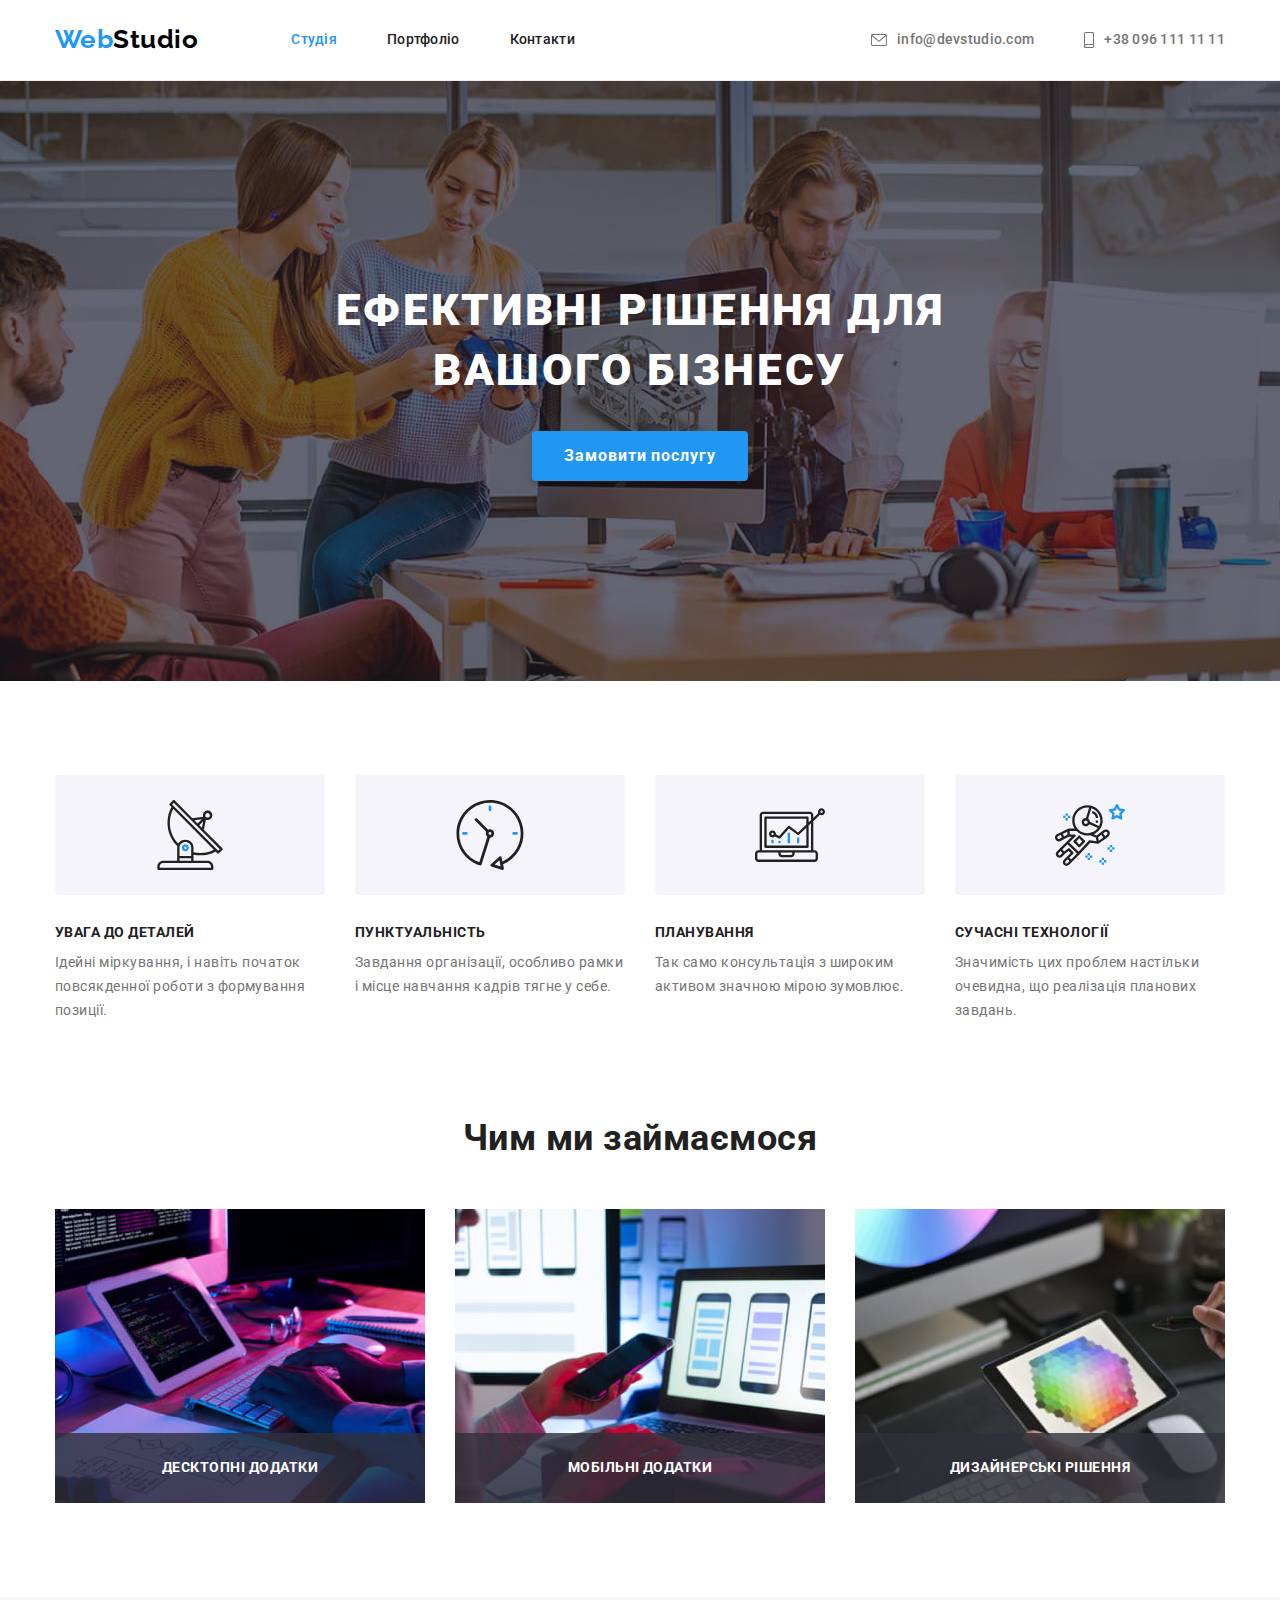
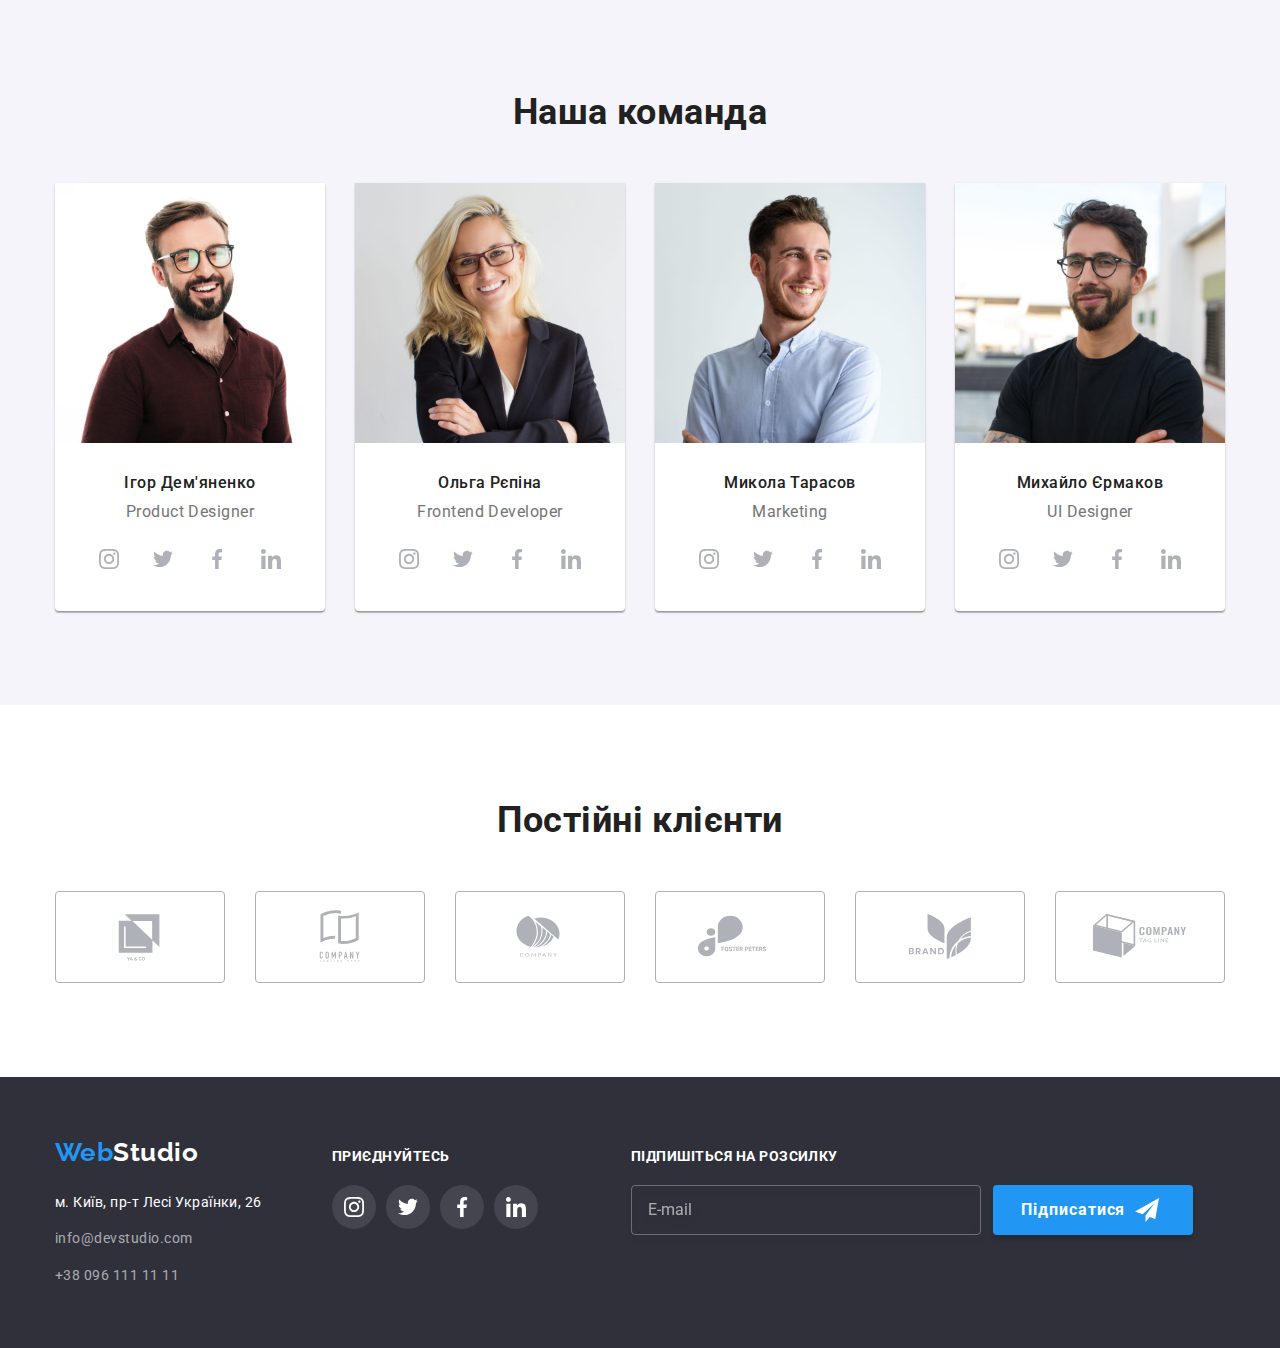
<file: index.html>
<!DOCTYPE html>
<html lang="uk">
  <head>
    <meta charset="UTF-8" />
    <meta http-equiv="X-UA-Compatible" content="IE=edge" />
    <meta name="viewport" content="width=device-width, initial-scale=1.0" />
    <title>Студія</title>
    <link
      href="https://fonts.googleapis.com/css2?family=Raleway:wght@700&family=Roboto:wght@400;500;700;900&display=swap"
      rel="stylesheet"
    />
    <link
      rel="stylesheet"
      href="https://cdnjs.cloudflare.com/ajax/libs/modern-normalize/1.1.0/modern-normalize.min.css"
    />
    <link rel="stylesheet" href="./css/styles.css" />
  </head>
  <body>
    <header class="header">
      <div class="container">
        <div class="main-nav">
          <nav class="site-nav">
            <a href="./index.html" class="logo">Web<span>Studio</span></a>
            <ul class="site-nav list">
              <li class="item">
                <a href="./index.html" class="link current">Студія</a>
              </li>
              <li class="item">
                <a href="./portfolio.html" class="link">Портфоліо</a>
              </li>
              <li class="item"><a href="#" class="link">Контакти</a></li>
            </ul>
          </nav>
          <ul class="auth-nav list">
            <li class="mail-item item">
              <a href="mailto:info@devstudio.com" class="auth-nav-link link">
                <svg class="mail-icon" width="16" height="12">
                  <use href="./images/symbol-defs.svg#icon-mail"></use>
                </svg>
                info@devstudio.com</a
              >
            </li>
            <li class="smartphone-item item">
              <a href="tel:+380961111111" class="auth-nav-link link">
                <svg class="smartphone-icon" width="10" height="16">
                  <use href="./images/symbol-defs.svg#icon-smartphone"></use>
                </svg>
                +38 096 111 11 11</a
              >
            </li>
          </ul>
        </div>
      </div>
    </header>
    <main>
      <section class="hero section">
        <div class="container">
          <h1 class="title">Ефективні рішення для вашого бізнесу</h1>
          <button type="button" class="button" data-modal-open>
            Замовити послугу
          </button>
        </div>
      </section>
      <section class="features section">
        <div class="container">
          <h2 class="visually-hidden">Особливості</h2>
          <ul class="list">
            <li class="item">
              <div class="features-background">
                <svg class="features-icon" width="70" height="70">
                  <use href="./images/symbol-defs.svg#icon-antenna"></use>
                </svg>
              </div>

              <h3 class="title">УВАГА ДО ДЕТАЛЕЙ</h3>
              <p class="text">
                Ідейні міркування, і навіть початок повсякденної роботи з
                формування позиції.
              </p>
            </li>
            <li class="item">
              <div class="features-background">
                <svg class="features-icon" width="70" height="70">
                  <use href="./images/symbol-defs.svg#icon-clock"></use>
                </svg>
              </div>
              <h3 class="title">ПУНКТУАЛЬНІСТЬ</h3>
              <p class="text">
                Завдання організації, особливо рамки і місце навчання кадрів
                тягне у себе.
              </p>
            </li>
            <li class="item">
              <div class="features-background">
                <svg class="features-icon" width="70" height="70">
                  <use href="./images/symbol-defs.svg#icon-diagram"></use>
                </svg>
              </div>
              <h3 class="title">ПЛАНУВАННЯ</h3>
              <p class="text">
                Так само консультація з широким активом значною мірою зумовлює.
              </p>
            </li>
            <li class="item">
              <div class="features-background">
                <svg class="features-icon" width="70" height="70">
                  <use href="./images/symbol-defs.svg#icon-astronaut"></use>
                </svg>
              </div>
              <h3 class="title">СУЧАСНІ ТЕХНОЛОГІЇ</h3>
              <p class="text">
                Значимість цих проблем настільки очевидна, що реалізація
                планових завдань.
              </p>
            </li>
          </ul>
        </div>
      </section>
      <section class="examples section">
        <div class="container">
          <h2 class="title">Чим ми займаємося</h2>
          <ul class="list">
            <li class="item">
              <div class="examples-thumb">
                <img src="./images/img-8.jpg" alt="Програмування" width="370" />
                <h3 class="examples-title">Десктопні додатки</h3>
              </div>
            </li>
            <li class="item">
              <div class="examples-thumb">
                <img
                  src="./images/img-2-2.jpg"
                  alt="Розробка мобільних додатків"
                  width="370"
                />
                <h3 class="examples-title">Мобільні додатки</h3>
              </div>
            </li>
            <li class="item">
              <div class="examples-thumb">
                <img src="./images/img-3-2.jpg" alt="Веб-дизайн" width="370" />
                <h3 class="examples-title">Дизайнерські рішення</h3>
              </div>
            </li>
          </ul>
        </div>
      </section>
      <section class="team section">
        <div class="container">
          <h2 class="main-title">Наша команда</h2>
          <ul class="list">
            <li class="workers">
              <img
                class="photo"
                src="./images/img-4-2.jpg"
                alt="Член команди"
                width="270"
              />
              <h3 class="title">Ігор Дем'яненко</h3>
              <p lang="en" class="text">Product Designer</p>
              <ul class="social-link-list list">
                <li class="social-link-item">
                  <a class="social-link link" href="">
                    <svg class="social-link-icon" width="20" height="20">
                      <use href="./images/symbol-defs.svg#icon-instagram"></use>
                    </svg>
                  </a>
                </li>
                <li class="social-link-item">
                  <a class="social-link link" href="">
                    <svg class="social-link-icon" width="20" height="20">
                      <use href="./images/symbol-defs.svg#icon-twitter"></use>
                    </svg>
                  </a>
                </li>
                <li class="social-link-item">
                  <a class="social-link link" href="">
                    <svg class="social-link-icon" width="20" height="20">
                      <use href="./images/symbol-defs.svg#icon-facebook"></use>
                    </svg>
                  </a>
                </li>
                <li class="social-link-item">
                  <a class="social-link link" href="">
                    <svg class="social-link-icon" width="20" height="20">
                      <use href="./images/symbol-defs.svg#icon-linkedin"></use>
                    </svg>
                  </a>
                </li>
              </ul>
            </li>
            <li class="workers">
              <img
                class="photo"
                src="./images/img-5-2.jpg"
                alt="Член команди"
                width="270"
              />
              <h3 class="title">Ольга Рєпіна</h3>
              <p lang="en" class="text">Frontend Developer</p>
              <ul class="social-link-list list">
                <li class="social-link-item">
                  <a
                    class="social-link link"
                    href=""
                    target="_blank"
                    rel="noopener noreferrer"
                  >
                    <svg class="social-link-icon" width="20" height="20">
                      <use href="./images/symbol-defs.svg#icon-instagram"></use>
                    </svg>
                  </a>
                </li>
                <li class="social-link-item">
                  <a
                    class="social-link link"
                    href=""
                    target="_blank"
                    rel="noopener noreferrer"
                  >
                    <svg class="social-link-icon" width="20" height="20">
                      <use href="./images/symbol-defs.svg#icon-twitter"></use>
                    </svg>
                  </a>
                </li>
                <li class="social-link-item">
                  <a
                    class="social-link link"
                    href=""
                    target="_blank"
                    rel="noopener noreferrer"
                  >
                    <svg class="social-link-icon" width="20" height="20">
                      <use href="./images/symbol-defs.svg#icon-facebook"></use>
                    </svg>
                  </a>
                </li>
                <li class="social-link-item">
                  <a
                    class="social-link link"
                    href=""
                    target="_blank"
                    rel="noopener noreferrer"
                  >
                    <svg class="social-link-icon" width="20" height="20">
                      <use href="./images/symbol-defs.svg#icon-linkedin"></use>
                    </svg>
                  </a>
                </li>
              </ul>
            </li>
            <li class="workers">
              <img
                class="photo"
                src="./images/img-6-2.jpg"
                alt="Член команди"
                width="270"
              />
              <h3 class="title">Микола Тарасов</h3>
              <p lang="en" class="text">Marketing</p>
              <ul class="social-link-list list">
                <li class="social-link-item">
                  <a
                    class="social-link link"
                    href=""
                    target="_blank"
                    rel="noopener noreferrer"
                  >
                    <svg class="social-link-icon" width="20" height="20">
                      <use href="./images/symbol-defs.svg#icon-instagram"></use>
                    </svg>
                  </a>
                </li>
                <li class="social-link-item">
                  <a
                    class="social-link link"
                    href=""
                    target="_blank"
                    rel="noopener noreferrer"
                  >
                    <svg class="social-link-icon" width="20" height="20">
                      <use href="./images/symbol-defs.svg#icon-twitter"></use>
                    </svg>
                  </a>
                </li>
                <li class="social-link-item">
                  <a
                    class="social-link link"
                    href=""
                    target="_blank"
                    rel="noopener noreferrer"
                  >
                    <svg class="social-link-icon" width="20" height="20">
                      <use href="./images/symbol-defs.svg#icon-facebook"></use>
                    </svg>
                  </a>
                </li>
                <li class="social-link-item">
                  <a
                    class="social-link link"
                    href=""
                    target="_blank"
                    rel="noopener noreferrer"
                  >
                    <svg class="social-link-icon" width="20" height="20">
                      <use href="./images/symbol-defs.svg#icon-linkedin"></use>
                    </svg>
                  </a>
                </li>
              </ul>
            </li>
            <li class="workers">
              <img
                class="photo"
                src="./images/img-7-2.jpg"
                alt="Член команди"
                width="270"
              />
              <h3 class="title">Михайло Єрмаков</h3>
              <p lang="en" class="text">UI Designer</p>
              <ul class="social-link-list list">
                <li class="social-link-item">
                  <a
                    class="social-link link"
                    href=""
                    target="_blank"
                    rel="noopener noreferrer"
                  >
                    <svg class="social-link-icon" width="20" height="20">
                      <use href="./images/symbol-defs.svg#icon-instagram"></use>
                    </svg>
                  </a>
                </li>
                <li class="social-link-item">
                  <a
                    class="social-link link"
                    href=""
                    target="_blank"
                    rel="noopener noreferrer"
                  >
                    <svg class="social-link-icon" width="20" height="20">
                      <use href="./images/symbol-defs.svg#icon-twitter"></use>
                    </svg>
                  </a>
                </li>
                <li class="social-link-item">
                  <a
                    class="social-link link"
                    href=""
                    target="_blank"
                    rel="noopener noreferrer"
                  >
                    <svg class="social-link-icon" width="20" height="20">
                      <use href="./images/symbol-defs.svg#icon-facebook"></use>
                    </svg>
                  </a>
                </li>
                <li class="social-link-item">
                  <a
                    class="social-link link"
                    href=""
                    target="_blank"
                    rel="noopener noreferrer"
                  >
                    <svg class="social-link-icon" width="20" height="20">
                      <use href="./images/symbol-defs.svg#icon-linkedin"></use>
                    </svg>
                  </a>
                </li>
              </ul>
            </li>
          </ul>
        </div>
      </section>
      <section class="clients section">
        <div class="container">
          <h2 class="clients-title">Постійні клієнти</h2>
          <ul class="clients-list list">
            <li class="clients-item">
              <a
                class="clients-link link"
                href=""
                target="_blank"
                rel="noopener noreferrer"
              >
                <svg class="clients-logo" width="106" height="60">
                  <use href="./images/symbol-defs.svg#icon-Logo"></use></svg
              ></a>
            </li>
            <li class="clients-item">
              <a
                class="clients-link link"
                href=""
                target="_blank"
                rel="noopener noreferrer"
              >
                <svg class="clients-logo" width="106" height="60">
                  <use href="./images/symbol-defs.svg#icon-Logo-2"></use></svg
              ></a>
            </li>
            <li class="clients-item">
              <a class="clients-link link" href=""
                ><svg class="clients-logo" width="106" height="60">
                  <use href="./images/symbol-defs.svg#icon-Logo-3"></use></svg
              ></a>
            </li>
            <li class="clients-item">
              <a
                class="clients-link link"
                href=""
                target="_blank"
                rel="noopener noreferrer"
              >
                <svg class="clients-logo" width="106" height="60">
                  <use href="./images/symbol-defs.svg#icon-Logo-4"></use></svg
              ></a>
            </li>
            <li class="clients-item">
              <a
                class="clients-link link"
                href=""
                target="_blank"
                rel="noopener noreferrer"
              >
                <svg class="clients-logo" width="106" height="60">
                  <use href="./images/symbol-defs.svg#icon-Logo-5"></use></svg
              ></a>
            </li>
            <li class="clients-item">
              <a
                class="clients-link link"
                href=""
                target="_blank"
                rel="noopener noreferrer"
              >
                <svg class="clients-logo" width="106" height="60">
                  <use href="./images/symbol-defs.svg#icon-Logo-6"></use></svg
              ></a>
            </li>
          </ul>
        </div>
      </section>
    </main>
    <footer class="footer">
      <div class="container footer-wrapper">
        <div class="footer-container">
          <a href="./index.html" class="logo logo-footer"
            >Web<span>Studio</span></a
          >
          <address>
            <ul class="list">
              <li class="footer-item item">
                <a
                  href="https://goo.gl/maps/CPtrU1FHBa2aNyZL9"
                  target="_blank"
                  rel="noopener noreferrer"
                  class="footer-adress"
                  >м. Київ, пр-т Лесі Українки, 26
                </a>
              </li>
              <li class="footer-item item">
                <a href="mailto:info@devstudio.com" class="footer-link link"
                  >info@devstudio.com</a
                >
              </li>
              <li class="footer-item item">
                <a href="tel:+380961111111" class="footer-link link"
                  >+38 096 111 11 11</a
                >
              </li>
            </ul>
          </address>
        </div>
        <div class="footer-action">
          <p class="action-title">приєднуйтесь</p>
          <ul class="action-list list">
            <li class="action-item item">
              <a
                href=""
                target="_blank"
                rel="noopener noreferrer"
                class="action-link link"
              >
                <svg class="action-icon" width="20" height="20">
                  <use href="./images/symbol-defs.svg#icon-instagram"></use>
                </svg>
              </a>
            </li>
            <li class="action-item">
              <a
                href=""
                target="_blank"
                rel="noopener noreferrer"
                class="action-link link"
              >
                <svg class="action-icon" width="20" height="20">
                  <use href="./images/symbol-defs.svg#icon-twitter"></use>
                </svg>
              </a>
            </li>
            <li class="action-item">
              <a
                href=""
                target="_blank"
                rel="noopener noreferrer"
                class="action-link link"
              >
                <svg class="action-icon" width="20" height="20">
                  <use href="./images/symbol-defs.svg#icon-facebook"></use>
                </svg>
              </a>
            </li>
            <li class="action-item">
              <a
                href=""
                target="_blank"
                rel="noopener noreferrer"
                class="action-link link"
              >
                <svg class="action-icon" width="20" height="20">
                  <use href="./images/symbol-defs.svg#icon-linkedin"></use>
                </svg>
              </a>
            </li>
          </ul>
        </div>
        <div class="footer-subscribe">
          <p class="footer-subscribe-text">Підпишіться на розсилку</p>
          <form>
            <div class="footer-subscribe-field">
              <!-- <label for="mail" class="footer-subscribe-mail">E-mail</label> -->
              <input
                type="email"
                name="mail"
                class="footer-subscribe-input"
                placeholder="E-mail"
                title="E-mail"
              />
              <button type="submit" class="footer-subscribe-button">
                Підписатися
                <svg class="footer-subscribe-icon" width="24" height="24">
                  <use href="./images/symbol-defs.svg#icon-send"></use>
                </svg>
              </button>
            </div>
          </form>
        </div>
      </div>
    </footer>
    <div class="backdrop is-hidden" data-modal>
      <div class="modal">
        <form class="modal-form">
          <p class="modal-text">Залиште свої дані, ми вам передзвонимо</p>
          <div class="modal-form-field">
            <label for="name" class="label">Ім'я</label>
            <div class="input-wrap">
              <input class="input" type="text" name="name" id="name" />
              <svg class="modal-form-icon" width="18" height="18">
                <use href="./images/symbol-defs.svg#icon-person"></use>
              </svg>
            </div>
          </div>
          <div class="modal-form-field">
            <label for="tel" class="label">Телефон</label>
            <div class="input-wrap">
              <input class="input" type="tel" name="tel" id="tel" />
              <svg class="modal-form-icon" width="18" height="18">
                <use href="./images/symbol-defs.svg#icon-phone"></use>
              </svg>
            </div>
          </div>
          <div class="modal-form-field">
            <label for="mail" class="label">Пошта</label>
            <div class="input-wrap">
              <input class="input" type="email" name="mail" id="mail" />
              <svg class="modal-form-icon" width="18" height="18">
                <use href="./images/symbol-defs.svg#icon-email"></use>
              </svg>
            </div>
          </div>
          <div class="modal-form-comment">
            <label for="comment" class="label">Коментар</label>
            <textarea
              class="comment"
              name="comment"
              id="comment"
              placeholder="Введіть текст"
            ></textarea>
          </div>
          <div class="modal-form-checkbox">
            <input
              type="checkbox"
              name="policy"
              id="policy"
              class="checkbox-input visually-hidden"
              value="true"
              required
            />
            <label for="policy" class="check-text">
              <span class="check-wrap">
                <svg class="icon-check" width="16" height="15">
                  <use href="./images/symbol-defs.svg#icon-check"></use>
                </svg>
              </span>
              Погоджуюся з розсилкою та приймаю
              <a href="#" class="modal-link">Умови договору</a>
            </label>
          </div>
          <button type="submit" class="modal-form-btn">Відправити</button>
        </form>
        <button type="button" class="button-close" data-modal-close>
          <svg class="icon-close" width="11" height="11">
            <use href="./images/symbol-defs.svg#icon-vector"></use>
          </svg>
        </button>
      </div>
    </div>
    <script src="./modal.js"></script>
  </body>
</html>
</file>
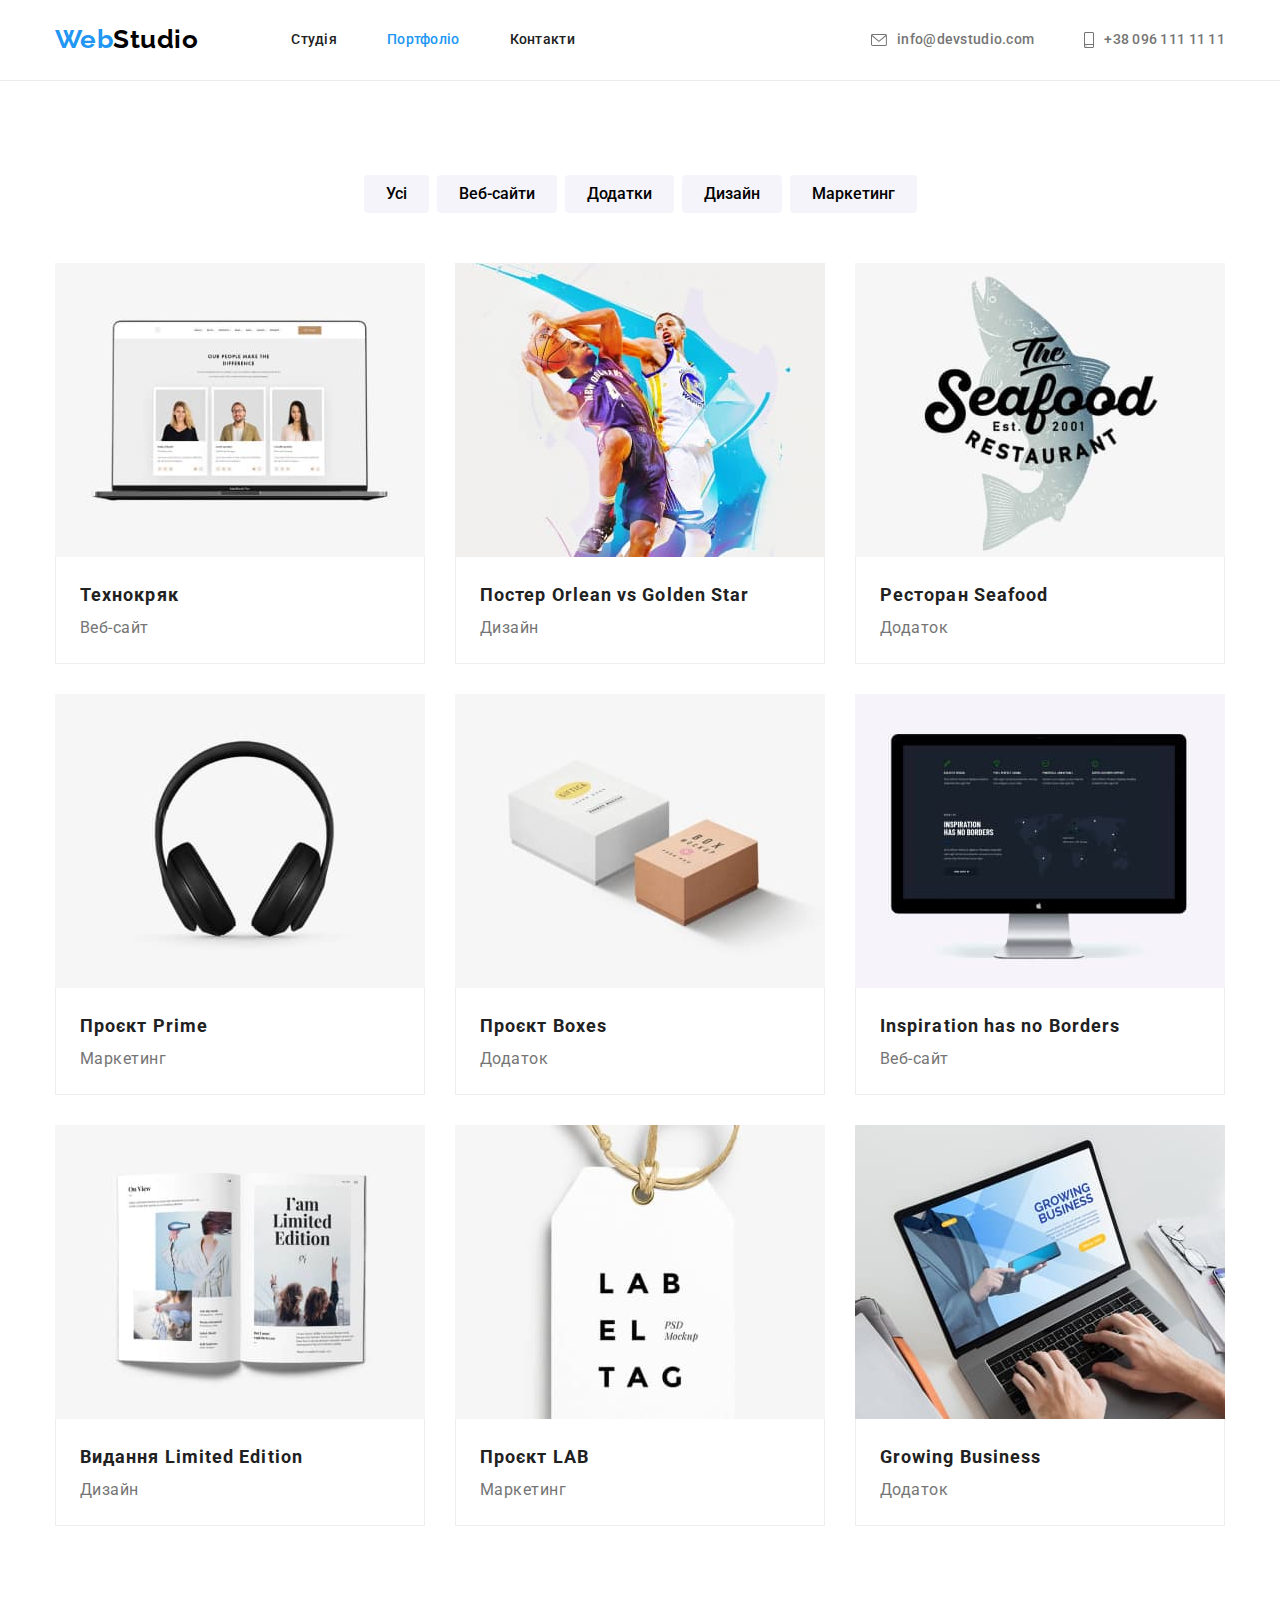
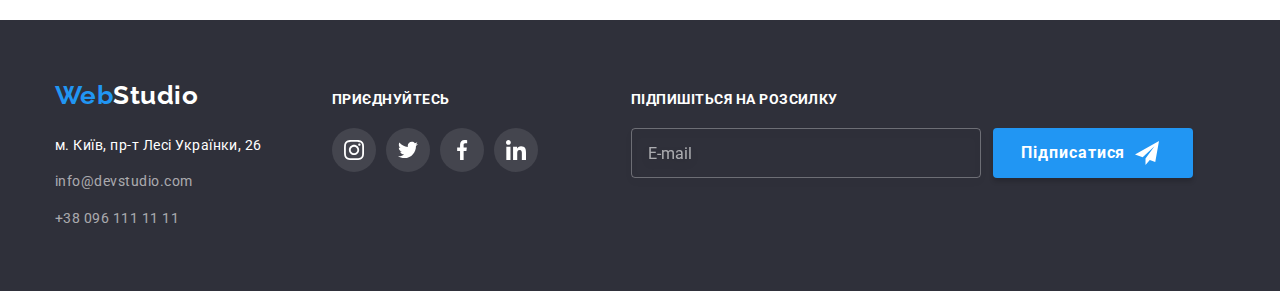
<file: portfolio.html>
<!DOCTYPE html>
<html lang="uk">
  <head>
    <meta charset="UTF-8" />
    <meta http-equiv="X-UA-Compatible" content="IE=edge" />
    <meta name="viewport" content="width=device-width, initial-scale=1.0" />
    <title>Студія</title>
    <link
      href="https://fonts.googleapis.com/css2?family=Raleway:wght@700&family=Roboto:wght@400;500;700;900&display=swap"
      rel="stylesheet"
    />
    <link
      rel="stylesheet"
      href="https://cdnjs.cloudflare.com/ajax/libs/modern-normalize/1.1.0/modern-normalize.min.css"
    />
    <link rel="stylesheet" href="./css/styles.css" />
  </head>
  <body>
    <header class="header">
      <div class="container">
        <div class="main-nav">
          <nav class="site-nav">
            <a href="./index.html" class="logo">Web<span>Studio</span></a>
            <ul class="site-nav list">
              <li class="item">
                <a href="./index.html" class="link">Студія</a>
              </li>
              <li class="item">
                <a href="./portfolio.html" class="link current">Портфоліо</a>
              </li>
              <li class="item"><a href="#" class="link">Контакти</a></li>
            </ul>
          </nav>
          <ul class="auth-nav list">
            <li class="mail-item item">
              <a href="mailto:info@devstudio.com" class="auth-nav-link link">
                <svg class="mail-icon" width="16" height="12">
                  <use href="./images/symbol-defs.svg#icon-mail"></use>
                </svg>
                info@devstudio.com</a
              >
            </li>
            <li class="smartphone-item item">
              <a href="tel:+380961111111" class="auth-nav-link link">
                <svg class="smartphone-icon" width="10" height="16">
                  <use href="./images/symbol-defs.svg#icon-smartphone"></use>
                </svg>
                +38 096 111 11 11</a
              >
            </li>
          </ul>
        </div>
      </div>
    </header>
    <main>
      <section class="portfolio section">
        <div class="container">
          <h1 class="visually-hidden">Наші роботи</h1>
          <ul class="list button-list">
            <li class="item">
              <button type="button" class="filter-button">Усі</button>
            </li>
            <li class="item">
              <button type="button" class="filter-button">Веб-сайти</button>
            </li>
            <li class="item">
              <button type="button" class="filter-button">Додатки</button>
            </li>
            <li class="item">
              <button type="button" class="filter-button">Дизайн</button>
            </li>
            <li class="item">
              <button type="button" class="filter-button">Маркетинг</button>
            </li>
          </ul>
          <ul class="list portfolio-list">
            <li class="portfolio-card">
              <a href="#" class="portfolio-link link">
                <div class="portfolio-thumb">
                  <img src="./images/portfolio1.jpg" alt="Проект" width="370" />

                  <p class="portfolio-text">
                    Ресурс пропонує комплексні пропозиції з різним рівнем
                    функціоналу та сервісів. Все це дозволить відвідувачу
                    отримати вичерпні відомості про компанію чи приватну особу.
                  </p>
                </div>

                <div class="portfolio-border">
                  <h2 class="title">Технокряк</h2>
                  <p class="text">Веб-сайт</p>
                </div>
              </a>
            </li>
            <li class="portfolio-card">
              <a href="#" class="portfolio-link link">
                <div class="portfolio-thumb">
                  <img src="./images/portfolio2.jpg" alt="Проект" width="370" />
                  <p class="portfolio-text">
                    Ресурс пропонує комплексні пропозиції з різним рівнем
                    функціоналу та сервісів. Все це дозволить відвідувачу
                    отримати вичерпні відомості про компанію чи приватну особу.
                  </p>
                </div>
                <div class="portfolio-border">
                  <h2 class="title">
                    Постер <span lang="en"> Orlean vs Golden Star</span>
                  </h2>
                  <p class="text">Дизайн</p>
                </div>
              </a>
            </li>
            <li class="portfolio-card">
              <a href="#" class="portfolio-link link">
                <div class="portfolio-thumb">
                  <img src="./images/portfolio3.jpg" alt="Проект" width="370" />
                  <p class="portfolio-text">
                    Ресурс пропонує комплексні пропозиції з різним рівнем
                    функціоналу та сервісів. Все це дозволить відвідувачу
                    отримати вичерпні відомості про компанію чи приватну особу.
                  </p>
                </div>
                <div class="portfolio-border">
                  <h2 class="title">Ресторан <span lang="en">Seafood</span></h2>
                  <p class="text">Додаток</p>
                </div>
              </a>
            </li>
            <li class="portfolio-card">
              <a href="#" class="portfolio-link link">
                <div class="portfolio-thumb">
                  <img src="./images/portfolio4.jpg" alt="Проект" width="370" />
                  <p class="portfolio-text">
                    Ресурс пропонує комплексні пропозиції з різним рівнем
                    функціоналу та сервісів. Все це дозволить відвідувачу
                    отримати вичерпні відомості про компанію чи приватну особу.
                  </p>
                </div>
                <div class="portfolio-border">
                  <h2 class="title">Проєкт <span lang="en">Prime</span></h2>
                  <p class="text">Маркетинг</p>
                </div>
              </a>
            </li>
            <li class="portfolio-card">
              <a href="#" class="portfolio-link link">
                <div class="portfolio-thumb">
                  <img src="./images/portfolio5.jpg" alt="Проект" width="370" />
                  <p class="portfolio-text">
                    Ресурс пропонує комплексні пропозиції з різним рівнем
                    функціоналу та сервісів. Все це дозволить відвідувачу
                    отримати вичерпні відомості про компанію чи приватну особу.
                  </p>
                </div>
                <div class="portfolio-border">
                  <h2 class="title">Проєкт <span lang="en">Boxes</span></h2>
                  <p class="text">Додаток</p>
                </div>
              </a>
            </li>
            <li class="portfolio-card">
              <a href="#" class="portfolio-link link">
                <div class="portfolio-thumb">
                  <img src="./images/portfolio6.jpg" alt="Проект" width="370" />
                  <p class="portfolio-text">
                    Ресурс пропонує комплексні пропозиції з різним рівнем
                    функціоналу та сервісів. Все це дозволить відвідувачу
                    отримати вичерпні відомості про компанію чи приватну особу.
                  </p>
                </div>
                <div class="portfolio-border">
                  <h2 lang="en" class="title">Inspiration has no Borders</h2>
                  <p class="text">Веб-сайт</p>
                </div>
              </a>
            </li>
            <li class="portfolio-card">
              <a href="#" class="portfolio-link link">
                <div class="portfolio-thumb">
                  <img src="./images/portfolio7.jpg" alt="Проект" width="370" />
                  <p class="portfolio-text">
                    Ресурс пропонує комплексні пропозиції з різним рівнем
                    функціоналу та сервісів. Все це дозволить відвідувачу
                    отримати вичерпні відомості про компанію чи приватну особу.
                  </p>
                </div>
                <div class="portfolio-border">
                  <h2 class="title">
                    Видання <span lang="en">Limited Edition</span>
                  </h2>
                  <p class="text">Дизайн</p>
                </div>
              </a>
            </li>
            <li class="portfolio-card">
              <a href="#" class="portfolio-link link">
                <div class="portfolio-thumb">
                  <img src="./images/portfolio8.jpg" alt="Проект" width="370" />
                  <p class="portfolio-text">
                    Ресурс пропонує комплексні пропозиції з різним рівнем
                    функціоналу та сервісів. Все це дозволить відвідувачу
                    отримати вичерпні відомості про компанію чи приватну особу.
                  </p>
                </div>
                <div class="portfolio-border">
                  <h2 class="title">Проєкт <span lang="en">LAB</span></h2>
                  <p class="text">Маркетинг</p>
                </div>
              </a>
            </li>
            <li class="portfolio-card">
              <a href="#" class="portfolio-link link">
                <div class="portfolio-thumb">
                  <img src="./images/portfolio9.jpg" alt="Проект" width="370" />
                  <p class="portfolio-text">
                    Ресурс пропонує комплексні пропозиції з різним рівнем
                    функціоналу та сервісів. Все це дозволить відвідувачу
                    отримати вичерпні відомості про компанію чи приватну особу.
                  </p>
                </div>
                <div class="portfolio-border">
                  <h2 lang="en" class="title">Growing Business</h2>
                  <p class="text">Додаток</p>
                </div>
              </a>
            </li>
          </ul>
        </div>
      </section>
    </main>
    <footer class="footer">
      <div class="container footer-wrapper">
        <div class="footer-container">
          <a href="./index.html" class="logo logo-footer"
            >Web<span>Studio</span></a
          >
          <address>
            <ul class="list">
              <li class="footer-item item">
                <a
                  href="https://goo.gl/maps/CPtrU1FHBa2aNyZL9"
                  target="_blank"
                  rel="noopener noreferrer"
                  class="footer-adress"
                  >м. Київ, пр-т Лесі Українки, 26
                </a>
              </li>
              <li class="footer-item item">
                <a href="mailto:info@devstudio.com" class="footer-link link"
                  >info@devstudio.com</a
                >
              </li>
              <li class="footer-item item">
                <a href="tel:+380961111111" class="footer-link link"
                  >+38 096 111 11 11</a
                >
              </li>
            </ul>
          </address>
        </div>
        <div class="footer-action">
          <p class="action-title">приєднуйтесь</p>
          <ul class="action-list list">
            <li class="action-item item">
              <a
                href=""
                target="_blank"
                rel="noopener noreferrer"
                class="action-link link"
              >
                <svg class="action-icon" width="20" height="20">
                  <use href="./images/symbol-defs.svg#icon-instagram"></use>
                </svg>
              </a>
            </li>
            <li class="action-item">
              <a
                href=""
                target="_blank"
                rel="noopener noreferrer"
                class="action-link link"
              >
                <svg class="action-icon" width="20" height="20">
                  <use href="./images/symbol-defs.svg#icon-twitter"></use>
                </svg>
              </a>
            </li>
            <li class="action-item">
              <a
                href=""
                target="_blank"
                rel="noopener noreferrer"
                class="action-link link"
              >
                <svg class="action-icon" width="20" height="20">
                  <use href="./images/symbol-defs.svg#icon-facebook"></use>
                </svg>
              </a>
            </li>
            <li class="action-item">
              <a
                href=""
                target="_blank"
                rel="noopener noreferrer"
                class="action-link link"
              >
                <svg class="action-icon" width="20" height="20">
                  <use href="./images/symbol-defs.svg#icon-linkedin"></use>
                </svg>
              </a>
            </li>
          </ul>
        </div>
        <div class="footer-subscribe">
          <p class="footer-subscribe-text">Підпишіться на розсилку</p>
          <form>
            <div class="footer-subscribe-field">
              <!-- <label for="mail" class="footer-subscribe-mail">E-mail</label> -->
              <input
                type="email"
                name="mail"
                class="footer-subscribe-input"
                placeholder="E-mail"
                title="E-mail"
              />
              <button type="submit" class="footer-subscribe-button">
                Підписатися
                <svg class="footer-subscribe-icon" width="24" height="24">
                  <use href="./images/symbol-defs.svg#icon-send"></use>
                </svg>
              </button>
            </div>
          </form>
        </div>
      </div>
    </footer>
  </body>
</html>
</file>
<file: css/styles.css>
/* основной цвет текста; #212121
вторичный цвет  #757575
акцент #2196F3
черный цвет лого #000000
белый цвет #FFFFFF
белый с прозрачностью rgba(255, 255, 255, 0.6);
background dark: #2F303A
background primary: #F5F5F5
/* background secondary:#F5F4FA  */

:root {
  --primary-color: #212121;
  --text-color: #757575;
  --accent: #2196f3;
  --logo-color: #000000;
  --white-color: #ffffff;
  --white-transparent: rgba(255, 255, 255, 0.6);
  --background-primary: #f5f5f5;
  --background-secondary: #f5f4fa;
  --background-dark: #2f303a;
  --border-color: #ececec;

  --timing-function: 250ms cubic-bezier(0.4, 0, 0.2, 1);
}
html {
  box-sizing: border-box;
}

body {
  background-color: var(--white-color);
  color: var(--primary-color);
  font-family: "Roboto", sans-serif;

  line-height: 1.71;
  letter-spacing: 0.03em;
}
h1,
h2,
h3,
h4,
p,
ul,
li {
  margin: 0;
  padding: 0;
}
img {
  display: block;
}
.list {
  list-style: none;
}
.link {
  text-decoration: none;
}
.header {
  background-color: var(--white-color);
  border-bottom: 1px solid var(--border-color);
}

.logo {
  margin-right: 93px;
  padding-top: 24px;
  padding-bottom: 25px;
  color: var(--accent);
  text-decoration: none;
  font-family: "Raleway", sans-serif;
  font-weight: 700;
  font-size: 26px;
  line-height: 1.19;
}

.logo > span {
  color: var(--logo-color);
}
.container {
  width: 1200px;
  margin: 0 auto;
  padding-left: 15px;
  padding-right: 15px;
}
.section {
  padding-top: 94px;
  padding-bottom: 94px;
}
.main-nav {
  display: flex;
  align-items: center;
}
.site-nav {
  display: flex;
}
.site-nav .item:not(:last-child) {
  margin-right: 50px;
}

.site-nav .link {
  display: block;
  padding-top: 32px;
  padding-bottom: 32px;
  color: var(--primary-color);
  font-weight: 500;
  font-size: 14px;
  line-height: 1.14;
  letter-spacing: 0.02em;

  transition: color var(--timing-function);
}
.site-nav .link:hover,
.site-nav .link:focus {
  color: var(--accent);
}
.site-nav .link.current {
  position: relative;
  color: var(--accent);
}

.link.current::after {
  content: "";
  position: absolute;
  bottom: 0;
  right: 0;
  width: 100%;
  height: 4px;
  background-color: var(--accent);
  border-radius: 2px;
  /* opacity: 0; */
  transform: scaleX(0);
  transition: transform var(--timing-function);
}
.link.current:hover::after,
.link.current:focus::after {
  transform: scaleX(1);
}
.auth-nav {
  display: flex;
  margin-left: auto;
}
.auth-nav .item + .item {
  margin-left: 50px;
}
.auth-nav-link {
  display: flex;
  align-items: center;
  padding-top: 32px;
  padding-bottom: 32px;
  color: var(--text-color);
  font-weight: 500;
  font-size: 14px;
  line-height: 1.14;
  letter-spacing: 0.02em;

  transition: color var(--timing-function);
}
.mail-icon {
  fill: currentColor;
  margin-right: 10px;
}
.smartphone-icon {
  fill: currentColor;
  margin-right: 10px;
}
.auth-nav-link:hover,
.auth-nav-link:focus {
  color: var(--accent);
}

.smartphone-item:hover .smartphone-icon,
.smartphone-item:focus .smartphone-icon {
  fill: var(--accent);
}

.hero {
  max-width: 1600px;
  margin: 0 auto;

  background-color: #c4c4c4;
  background-image: linear-gradient(
      rgba(47, 48, 58, 0.4),
      rgba(47, 48, 58, 0.4)
    ),
    url(../images/bcg-img.jpg);
  background-repeat: no-repeat;
  background-position: center;
  background-size: cover;
  padding-top: 200px;
  padding-bottom: 200px;
}

.hero .title {
  margin: 0 auto;
  margin-bottom: 30px;
  max-width: 696px;

  color: var(--white-color);
  font-weight: 900;
  font-size: 44px;
  line-height: 1.36;
  text-align: center;
  letter-spacing: 0.06em;
  text-transform: uppercase;
}
.button {
  display: block;
  border-radius: 4px;
  border: none;
  box-shadow: 0px 4px 4px rgba(0, 0, 0, 0.15);
  padding: 10px 32px;
  min-width: 216px;
  margin: 0 auto;

  color: var(--white-color);
  background-color: var(--accent);
  font-family: inherit;
  font-weight: 700;
  font-size: 16px;
  line-height: 1.88;
  letter-spacing: 0.06em;
  cursor: pointer;

  transition: background-color var(--timing-function);
}
.button:hover,
.button:focus {
  background-color: #188ce8;
}
.visually-hidden {
  position: absolute;
  width: 1px;
  height: 1px;
  margin: -1px;
  border: 0;
  padding: 0;

  white-space: nowrap;
  clip-path: inset(100%);
  clip: rect(0 0 0 0);
  overflow: hidden;
}
.features .list {
  display: flex;
}
.features .item {
  max-width: 270px;
  margin-right: 30px;
}
.features .item:last-child {
  margin-right: 0;
}
.features .title {
  margin-bottom: 10px;
  font-weight: 700;
  font-size: 14px;
  line-height: 1.14;
  text-transform: uppercase;
}
.features .text {
  color: var(--text-color);
  font-size: 14px;
}

.features-background {
  display: flex;
  justify-content: center;
  align-items: center;
  width: 270px;
  height: 120px;
  border-radius: 4px;
  background-color: #f5f4fa;
  background-size: cover;
  margin-bottom: 30px;
}

.examples.section {
  padding-top: 0;
}
.examples .list {
  display: flex;
}
.examples-thumb {
  position: relative;
}
.examples-title {
  position: absolute;
  bottom: 0;
  right: 0;
  height: 70px;
  width: 100%;
  background-color: rgba(47, 48, 58, 0.8);

  display: flex;
  justify-content: center;
  align-items: center;

  font-weight: 700;
  font-size: 14px;
  line-height: 1.14;

  text-transform: uppercase;

  color: var(--white-color);
}
.examples .item:not(:last-child) {
  margin-right: 30px;
}
.examples .title {
  margin-bottom: 50px;
  text-align: center;
  font-weight: 700;
  font-size: 36px;
  line-height: 1.17;
}
.team {
  background-color: var(--background-secondary);
  text-align: center;
}
.team .list {
  display: flex;
}
.team .main-title {
  margin-bottom: 50px;
  font-weight: 700;
  font-size: 36px;
  line-height: 1.17;
}
.team .workers {
  background-color: var(--white-color);
}
.team .workers:not(:last-child) {
  margin-right: 30px;
}
.workers {
  box-shadow: 0px 1px 3px rgba(0, 0, 0, 0.12), 0px 1px 1px rgba(0, 0, 0, 0.14),
    0px 2px 1px rgba(0, 0, 0, 0.2);
  border-radius: 0px 0px 4px 4px;
}
.workers .photo {
  margin-bottom: 30px;
}
.workers .title {
  margin-bottom: 10px;
}
.workers .text {
  margin-bottom: 16px;
}
.team .title {
  font-weight: 500;
  font-size: 16px;
  line-height: 1.19;
}
.team .text {
  color: var(--text-color);
  font-size: 16px;
  line-height: 1.19;
}
.social-link-list {
  display: flex;
  gap: 10px;
  justify-content: center;
  padding-bottom: 30px;
}
.social-link-item {
  width: 44px;
  height: 44px;
}
.social-link {
  display: flex;
  justify-content: center;
  align-items: center;
  width: 100%;
  height: 100%;

  border-radius: 50%;

  color: #afb1b8;

  transition: background-color var(--timing-function),
    color var(--timing-function);
}

.social-link-icon {
  fill: currentColor;
}

.social-link:hover,
.social-link:focus {
  background-color: var(--accent);
  color: var(--white-color);
}

.clients-title {
  margin-bottom: 50px;
  text-align: center;
  font-weight: 700;
  font-size: 36px;
  line-height: 1.17;
}
.clients-list {
  display: flex;
  gap: 30px;
}

.clients-item {
  width: 170px;
  height: 92px;
}
.clients-link {
  display: flex;
  justify-content: center;
  align-items: center;
  width: 100%;
  height: 100%;
  border: 1px solid #afb1b8;
  border-radius: 4px;
  cursor: pointer;

  transition: border-color var(--timing-function);
}

.clients-logo {
  fill: #afb1b8;
  transition: fill var(--timing-function);
}

.clients-link:hover,
.clients-link:focus {
  border-color: var(--accent);
}
.clients-link:hover .clients-logo,
.clients-link:focus .clients-logo {
  fill: var(--accent);
}
.footer-wrapper {
  display: flex;
  align-items: baseline;
}
.footer {
  background-color: var(--background-dark);
  padding-top: 60px;
  padding-bottom: 60px;
}
.footer .logo-footer {
  padding-bottom: 0;
  padding-top: 0;
  display: inline-block;
  margin-bottom: 20px;
  margin-right: 0;
}
.logo-footer > span {
  color: var(--white-color);
}

.footer-link {
  transition: color var(--timing-function);

  color: var(--white-transparent);
  font-size: 14px;
  font-style: normal;
}
.footer-link:hover,
.footer-link:focus {
  color: var(--accent);
}
.footer-adress {
  transition: color var(--timing-function);

  color: var(--white-color);
  font-size: 14px;
  text-decoration: none;
  font-style: normal;
}
.footer-adress:hover,
.footer-adress:focus {
  color: var(--accent);
}
.footer-item:not(:last-child) {
  margin-bottom: 9px;
}
.footer-action {
  margin-left: 70px;
  width: 206px;
}
.action-title {
  font-weight: 700;
  font-size: 14px;
  line-height: 1.14;
  text-transform: uppercase;
  color: var(--white-color);
  max-width: 116px;

  margin-bottom: 20px;
  /* 
  padding-top: 12px; */
}
.action-list {
  display: flex;
  gap: 10px;
}

.action-item {
  margin-bottom: 0;

  width: 44px;
  height: 44px;
}
.action-link {
  display: flex;
  justify-content: center;
  align-items: center;
  width: 100%;
  height: 100%;
  border-radius: 50%;
  background-color: rgba(255, 255, 255, 0.1);

  transition: background-color var(--timing-function);

  cursor: pointer;
}
.action-icon {
  fill: var(--white-color);
}
.action-link:hover,
.action-link:focus {
  background-color: var(--accent);
}
.footer-subscribe {
  margin-left: 93px;
}
.footer-subscribe-field {
  position: relative;
  display: flex;
  align-items: center;
}
.footer-subscribe-text {
  margin-bottom: 20px;
  font-weight: 700;
  font-size: 14px;
  line-height: 1.14;
  text-transform: uppercase;

  color: var(--white-color);
}
.footer-subscribe-input {
  width: 350px;
  height: 50px;
  padding: 0;
  border: 1px solid rgba(255, 255, 255, 0.3);
  filter: drop-shadow(0px 4px 4px rgba(0, 0, 0, 0.15));
  border-radius: 4px;
  background-color: transparent;
  padding-left: 16px;
  color: var(--white-color);
  outline: none;

  transition: border-color var(--timing-function);
}
.footer-subscribe-input:hover,
.footer-subscribe-input:focus {
  border-color: var(--accent);
}
.footer-subscribe-input::placeholder {
  line-height: 1.25;
  color: rgba(255, 255, 255, 0.6);
}
/* .footer-subscribe-mail {
  position: absolute;
  left: 16px;
  line-height: 1.25;
  color: rgba(255, 255, 255, 0.6);
} */
.footer-subscribe-button {
  display: flex;
  align-items: center;
  text-align: center;
  margin-left: 12px;
  border-radius: 4px;
  border: none;
  box-shadow: 0px 4px 4px rgba(0, 0, 0, 0.15);
  padding: 10px 28px;
  min-width: 200px;
  /* margin: 0 auto; */

  color: var(--white-color);
  background-color: var(--accent);
  font-family: inherit;
  font-weight: 700;
  font-size: 16px;
  line-height: 1.88;
  letter-spacing: 0.06em;
  cursor: pointer;

  transition: background-color var(--timing-function);
}
.footer-subscribe-button:hover,
.footer-subscribe-button:focus {
  background-color: #188ce8;
}
.footer-subscribe-icon {
  margin-left: 10px;
}
.portfolio {
  background-color: var(--white-color);
}
.button-list {
  display: flex;
  margin-bottom: 50px;
  justify-content: center;
}

.button-list .item:not(:last-child) {
  margin-right: 8px;
}
.portfolio .filter-button {
  display: inline-block;
  border-radius: 4px;
  border: none;
  padding: 6px 22px;

  font-family: inherit;
  background-color: var(--background-secondary);
  font-weight: 500;
  font-size: 16px;
  line-height: 1.62;
  cursor: pointer;

  transition: background-color var(--timing-function),
    color var(--timing-function), box-shadow var(--timing-function);
}

.portfolio .filter-button:hover,
.portfolio .filter-button:focus {
  background-color: var(--accent);
  color: var(--white-color);
  box-shadow: 0px 3px 1px rgba(0, 0, 0, 0.1), 0px 1px 2px rgba(0, 0, 0, 0.08),
    0px 2px 2px rgba(0, 0, 0, 0.12);
}

.portfolio-card .title {
  color: var(--primary-color);
  font-weight: 700;
  font-size: 18px;
  line-height: 2;
  letter-spacing: 0.06em;
}
.portfolio-card .text {
  color: var(--text-color);
  line-height: 1.88;
}
.portfolio-list {
  display: flex;
  flex-wrap: wrap;
  gap: 30px;
}
.portfolio-card {
  flex-basis: calc(100% / 3 - 30px);
}
.portfolio-border {
  border: 1px solid #eeeeee;
  border-top: none;
  padding: 20px 24px;
}
.portfolio-link {
  display: block;
  transition: box-shadow var(--timing-function);
}
.portfolio-link:hover,
.portfolio-link:focus {
  box-shadow: 0px 1px 1px rgba(0, 0, 0, 0.12), 0px 4px 4px rgba(0, 0, 0, 0.06),
    1px 4px 6px rgba(0, 0, 0, 0.16);
}

.portfolio-thumb {
  position: relative;
  overflow: hidden;
}

.portfolio-card:hover .portfolio-text {
  transform: translateY(0);
}

.portfolio-text {
  position: absolute;
  top: 0;
  left: 0;

  height: 100%;
  padding: 63px 24px;

  font-size: 18px;
  line-height: 1.56;
  letter-spacing: 0.03em;

  color: var(--white-color);
  background-color: rgba(33, 150, 243, 0.9);

  transform: translateY(100%);
  transition: transform var(--timing-function);
}

.backdrop {
  position: fixed;
  top: 0;
  left: 0;
  width: 100%;
  height: 100%;
  background: rgba(0, 0, 0, 0.2);
  transition: opacity var(--timing-function), visibility var(--timing-function);
}
.backdrop.is-hidden {
  opacity: 0;
  pointer-events: none;
  visibility: hidden;
}
.backdrop.is-hidden .modal {
  transform: translate(-50%, -50%) scaleY(0);
}

.modal {
  position: absolute;
  min-width: 528px;
  min-height: 581px;
  top: 50%;
  left: 50%;
  transform: translate(-50%, -50%) scaleY(1);
  transition: transform var(--timing-function);

  background: #ffffff;
  box-shadow: 0px 1px 3px rgba(0, 0, 0, 0.12), 0px 1px 1px rgba(0, 0, 0, 0.14),
    0px 2px 1px rgba(0, 0, 0, 0.2);
  border-radius: 4px;

  padding: 40px;
}
.button-close {
  position: absolute;
  top: 8px;
  right: 8px;
  width: 30px;
  height: 30px;

  background: transparent;
  border-radius: 50%;
  border: 1px solid rgba(0, 0, 0, 0.1);

  cursor: pointer;
  transition: color var(--timing-function);
}
.icon-close {
  fill: currentColor;
}
.button-close:hover,
.button-close:focus {
  color: var(--accent);
}

.modal-text {
  font-weight: 700;
  font-size: 20px;
  line-height: 1.15;
  text-align: center;

  color: #212121;

  margin-bottom: 12px;
}
.modal-form-field {
  position: relative;
  display: flex;
  flex-direction: column;

  margin-bottom: 10px;
}

.label {
  font-size: 12px;
  line-height: 1.16;
  letter-spacing: 0.01em;
  color: #757575;
  margin-bottom: 4px;
}
.input-wrap {
  position: relative;
}
.input {
  width: 100%;
  height: 40px;
  border: 1px solid rgba(33, 33, 33, 0.2);
  border-radius: 4px;
  padding-left: 42px;
  outline: none;

  transition: border-color var(--timing-function);
}
.input:hover,
.input:focus {
  border-color: var(--accent);
}

.modal-form-icon {
  position: absolute;
  top: 50%;
  left: 12px;
  transform: translateY(-50%);

  fill: currentColor;

  transition: fill var(--timing-function);
}
.input:hover + .modal-form-icon,
.input:focus + .modal-form-icon {
  fill: var(--accent);
}
.modal-form-comment {
  display: flex;
  flex-direction: column;
  margin-bottom: 20px;
}

.comment {
  width: 100%;
  height: 120px;
  border: 1px solid rgba(33, 33, 33, 0.2);
  border-radius: 4px;
  outline: none;
  padding: 12px 16px;

  transition: border-color var(--timing-function);

  resize: none;
}
.comment:hover,
.comment:focus {
  border-color: var(--accent);
}
.comment::placeholder {
  font-size: 12px;
  line-height: 1.17;
  letter-spacing: 0.01em;
  color: rgba(117, 117, 117, 0.5);
}
.modal-form-checkbox {
  margin-bottom: 30px;
  display: flex;
  justify-content: center;
}

.check-text {
  font-size: 14px;
  line-height: 1.7;
  color: #757575;

  display: flex;
  align-items: center;
}
.check-wrap {
  width: 16px;
  height: 15px;
  border: 2px solid #212121;
  border-radius: 2px;
  margin-right: 7px;
  display: flex;
  align-items: center;
  justify-content: center;
  fill: transparent;
}
.checkbox-input:checked + .check-text .check-wrap {
  background-color: var(--accent);
  border-color: transparent;
  fill: var(--white-color);
}
.checkbox-input:focus + .check-text .check-wrap {
  border-color: var(--accent);
}
.modal-link {
  margin-left: 2px;
  color: var(--accent);
  text-underline-offset: 4px;
}
.modal-form-btn {
  display: block;
  border-radius: 4px;
  border: none;
  box-shadow: 0px 4px 4px rgba(0, 0, 0, 0.15);
  padding: 10px 32px;
  min-width: 210px;
  margin: 0 auto;

  color: var(--white-color);
  background-color: var(--accent);
  font-family: inherit;
  font-weight: 700;
  font-size: 16px;
  line-height: 1.88;
  letter-spacing: 0.06em;
  cursor: pointer;

  transition: background-color var(--timing-function);
}
.modal-form-btn:hover,
.modal-form-btn:focus {
  background-color: #188ce8;
}
</file>
